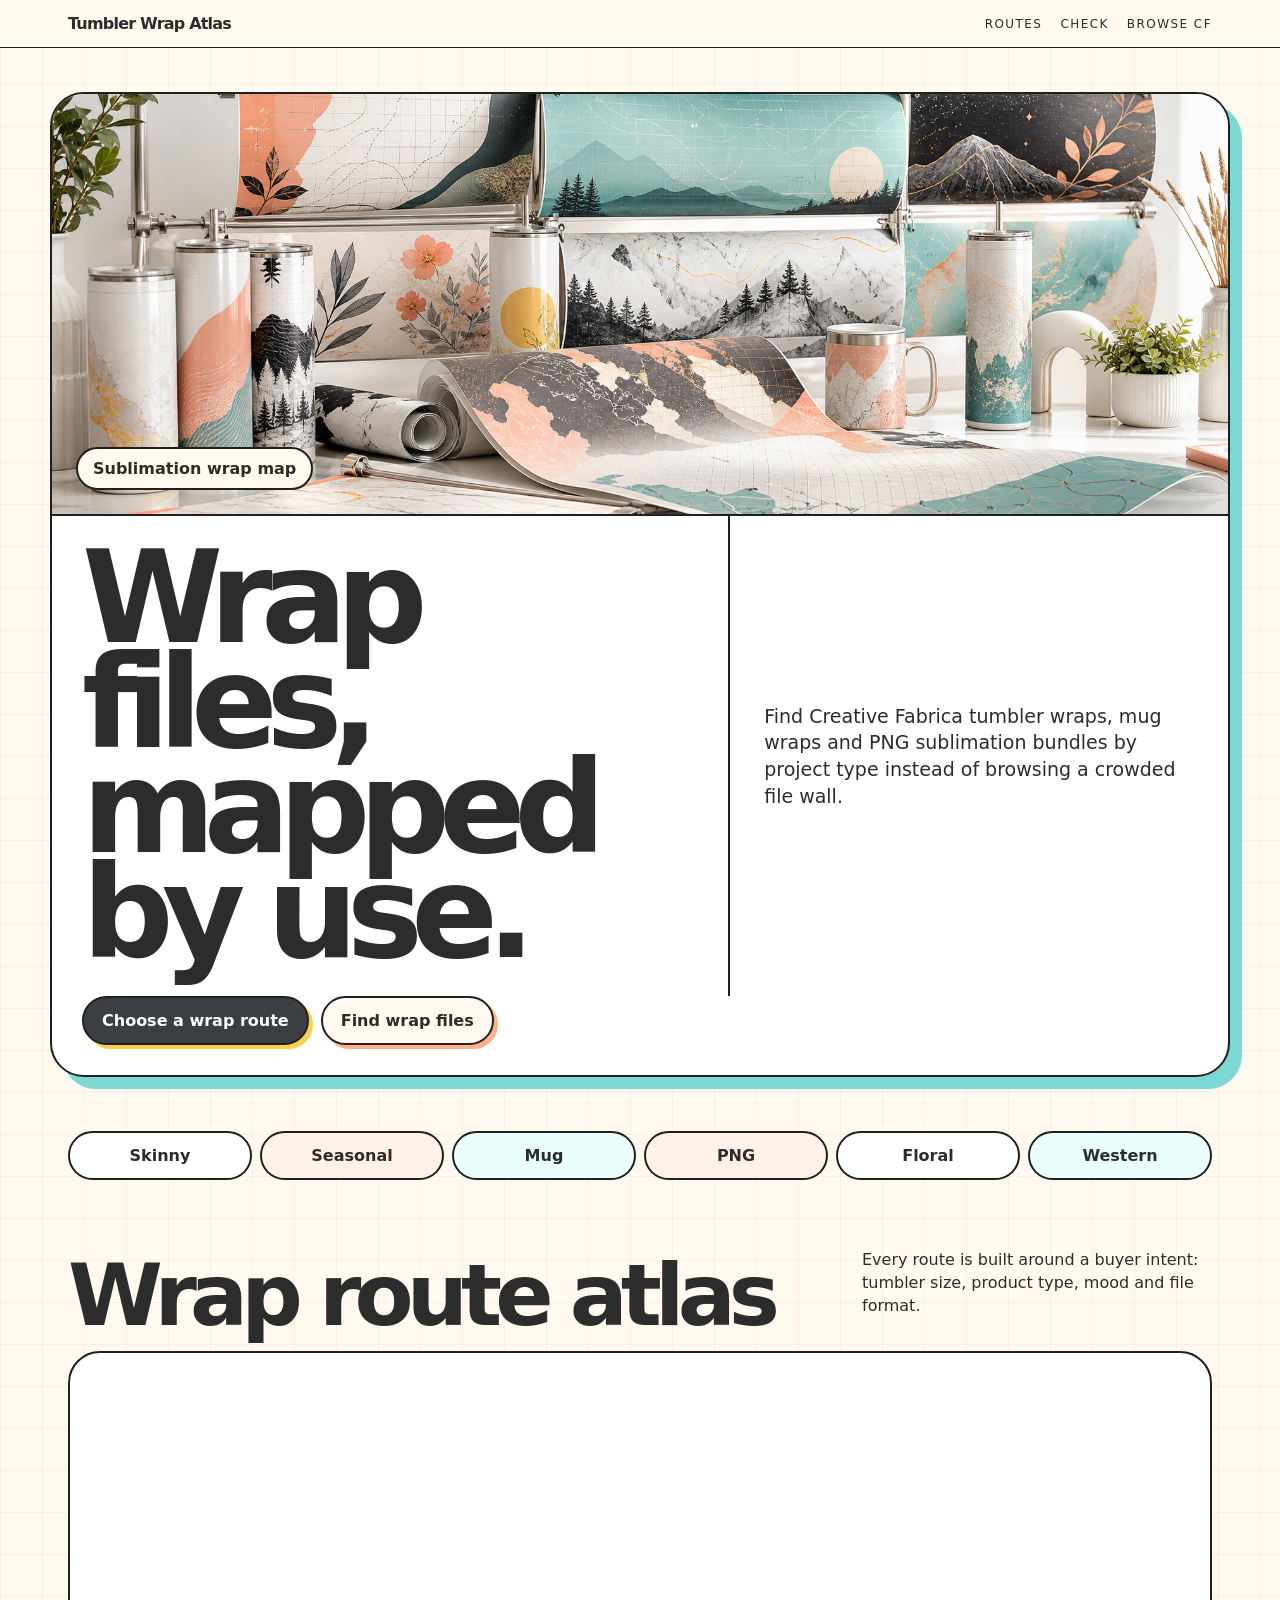
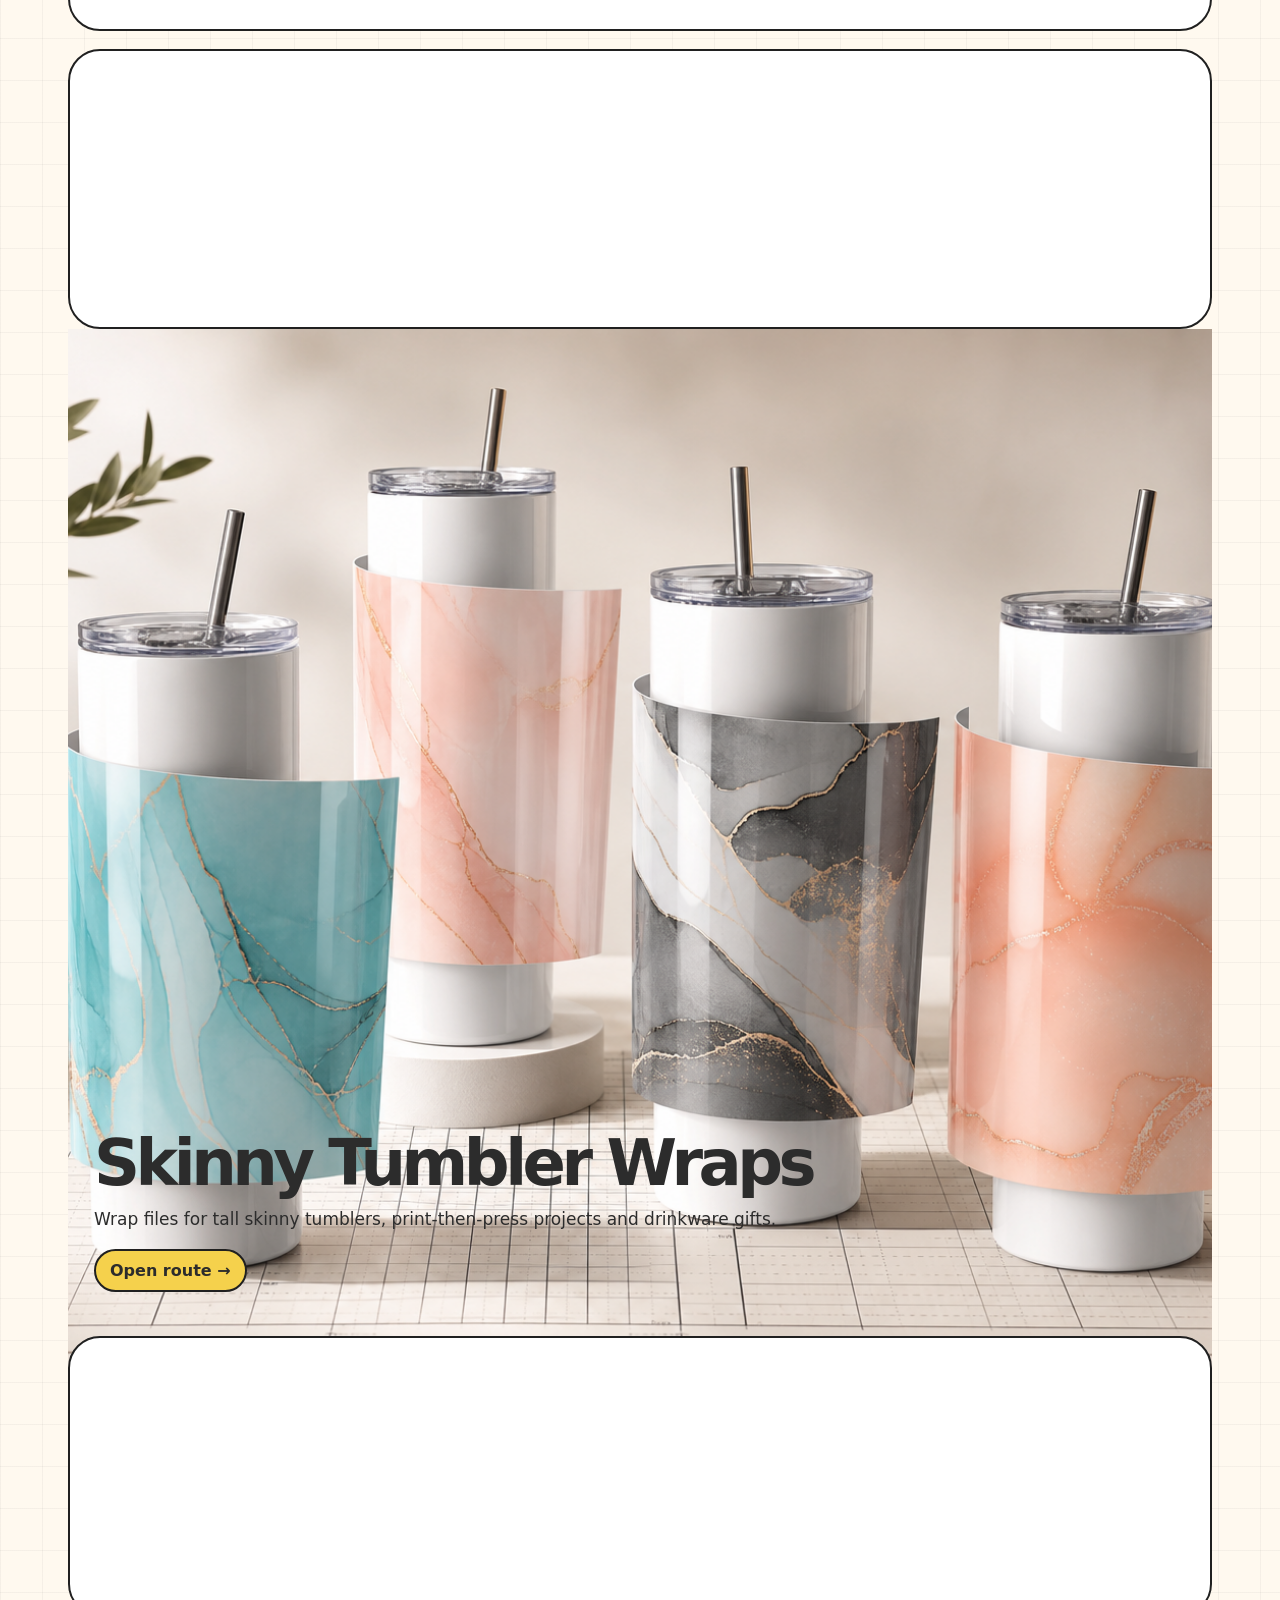
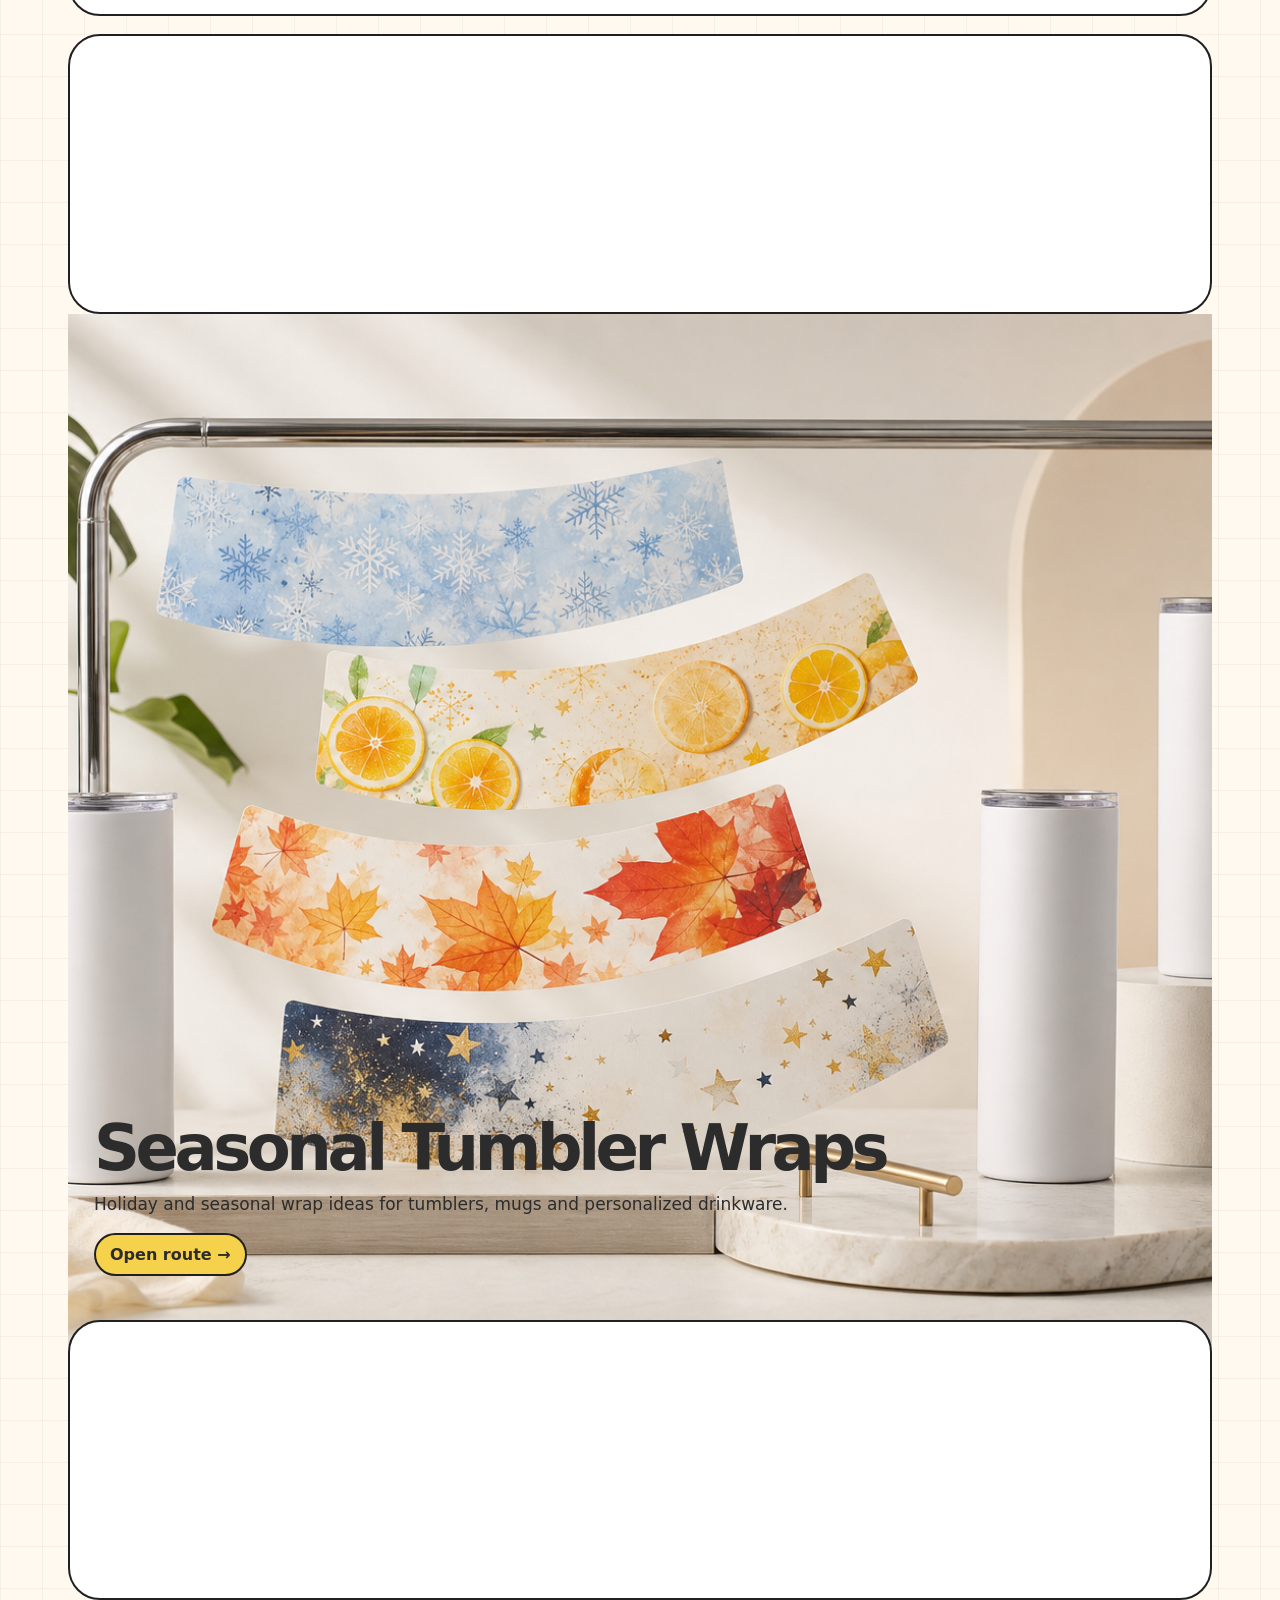
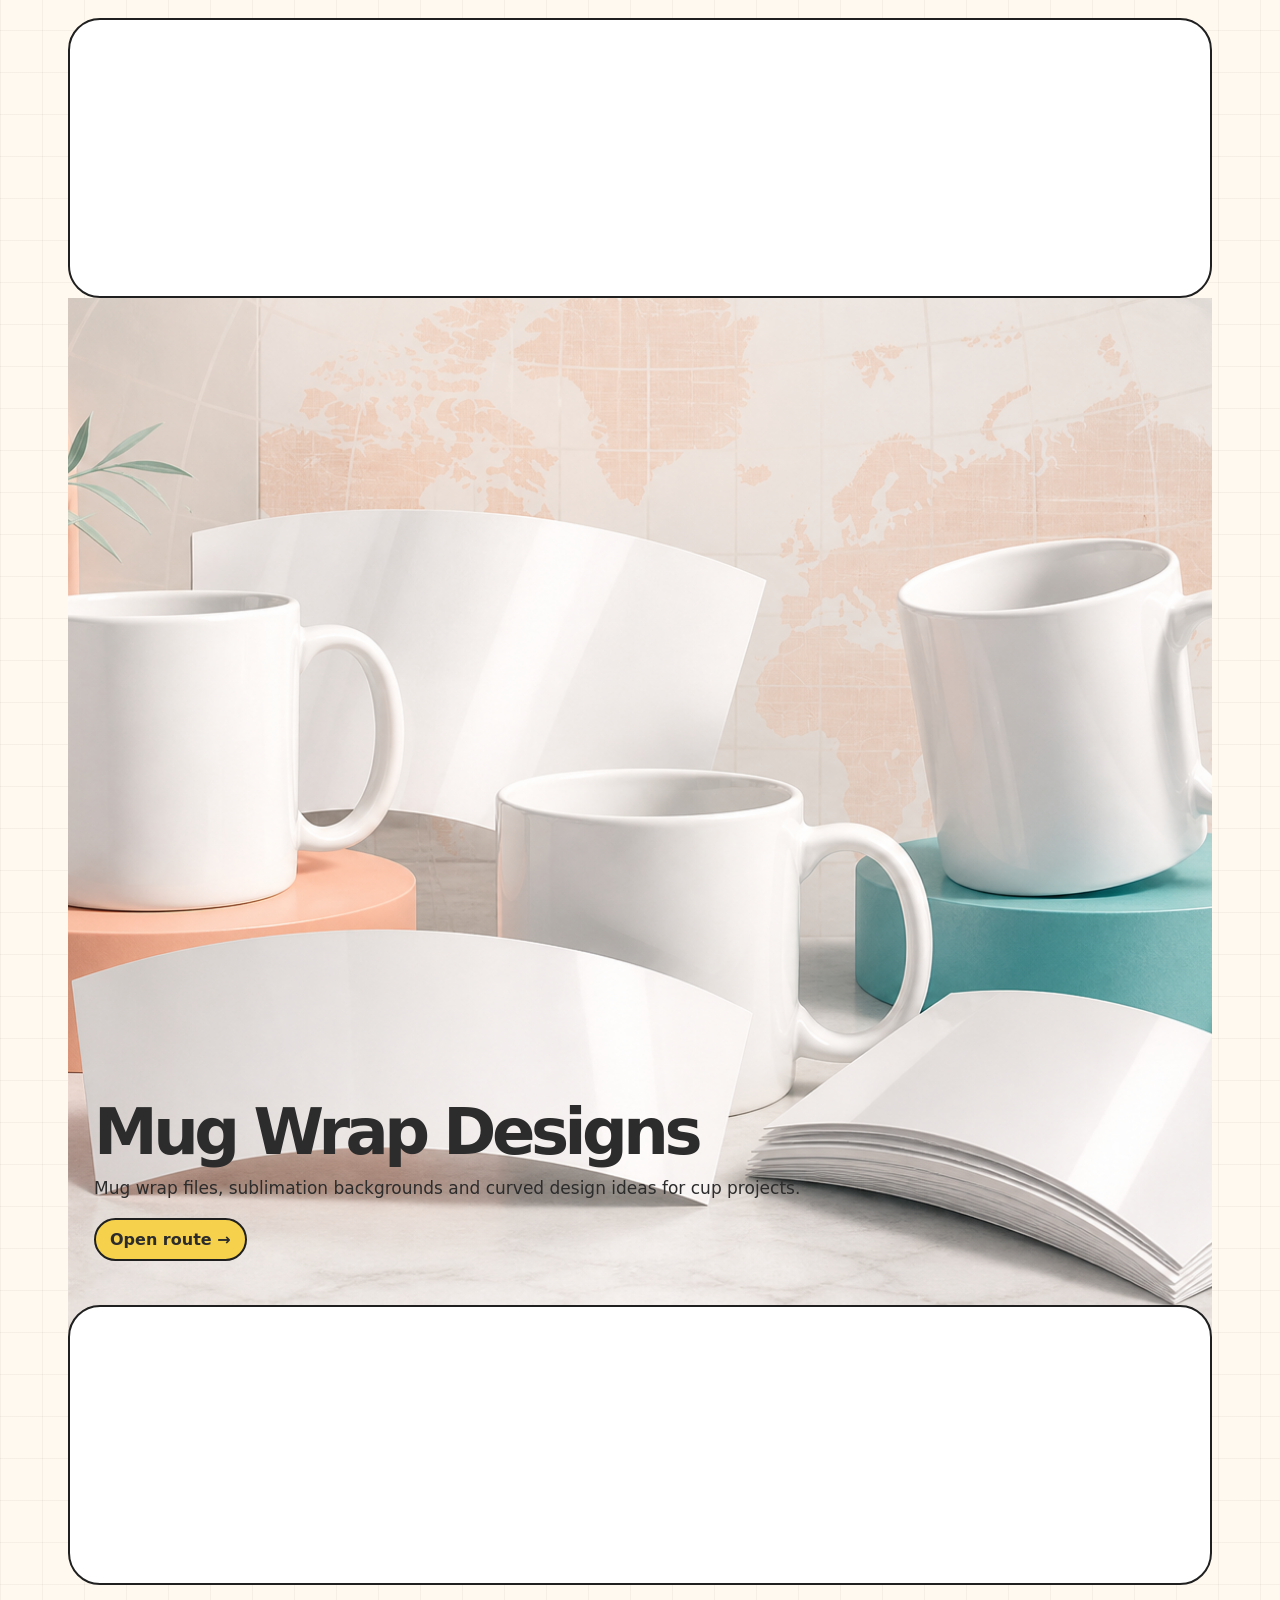
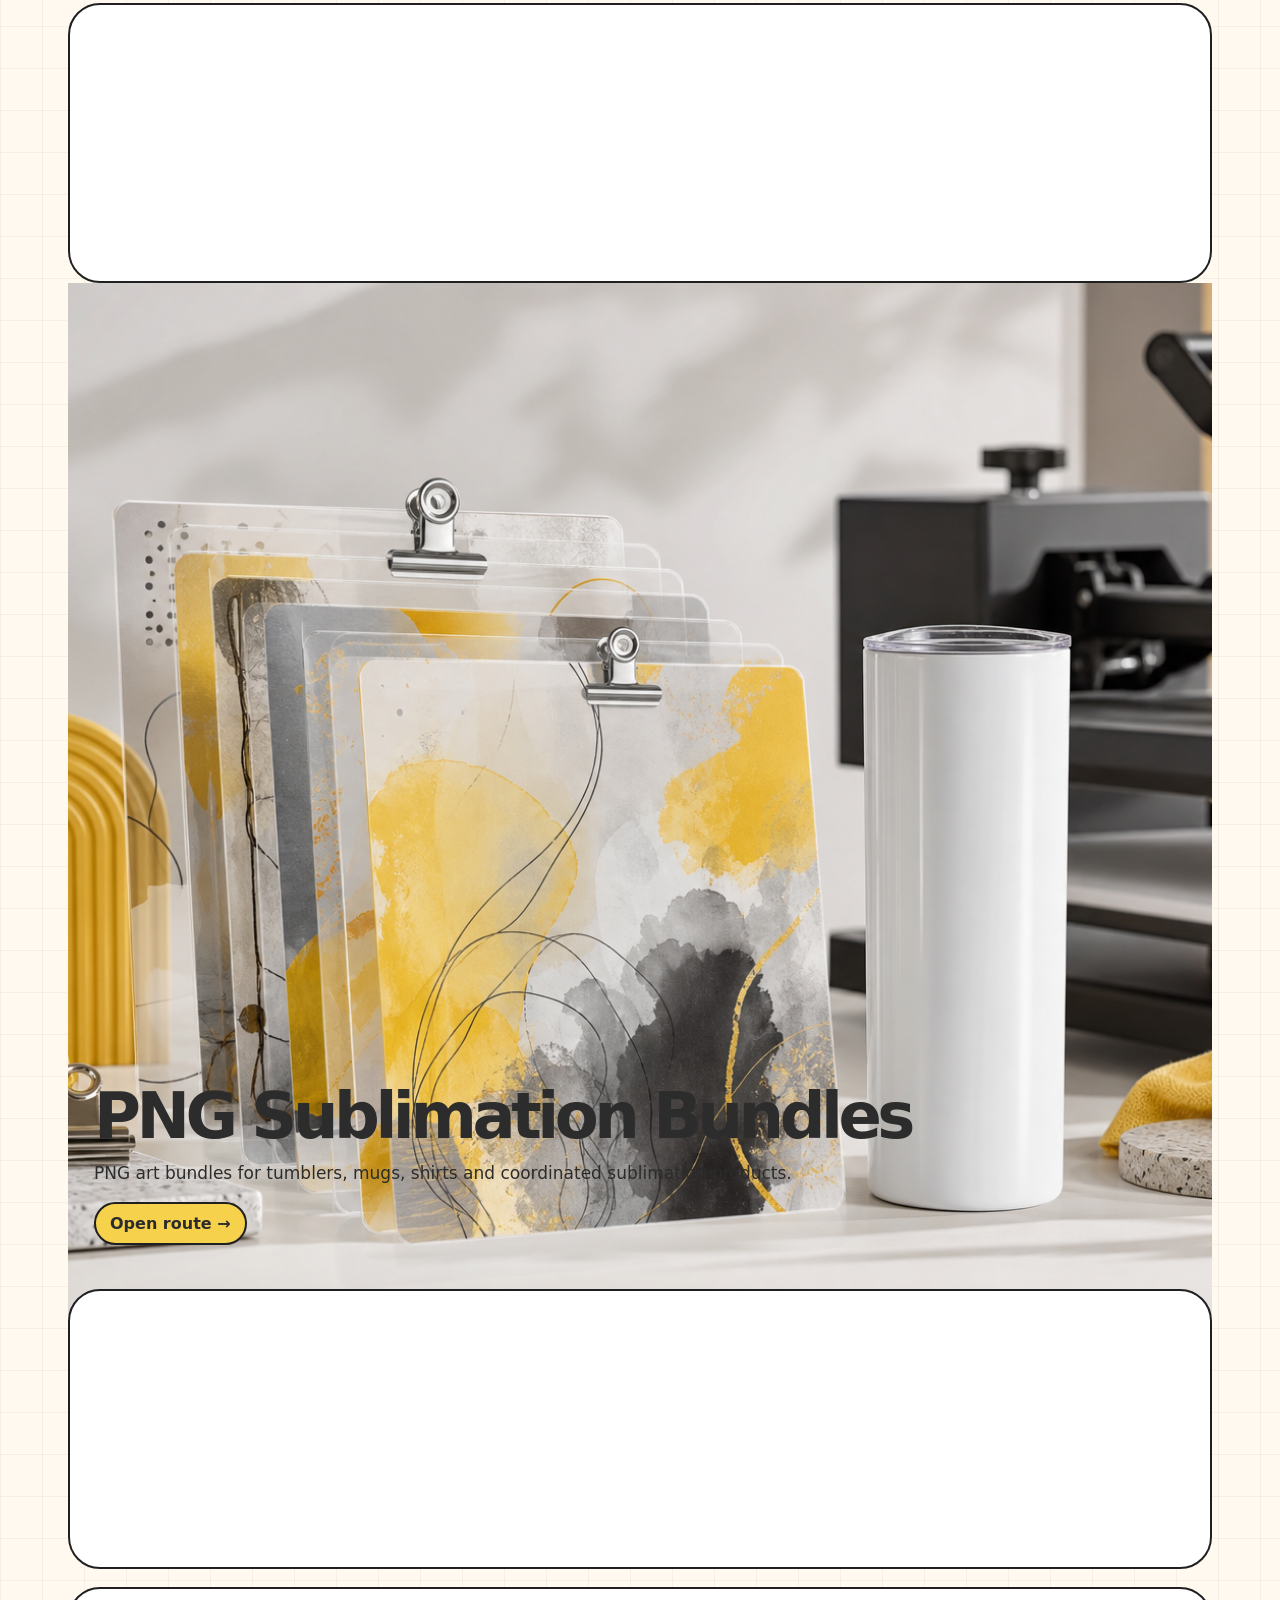
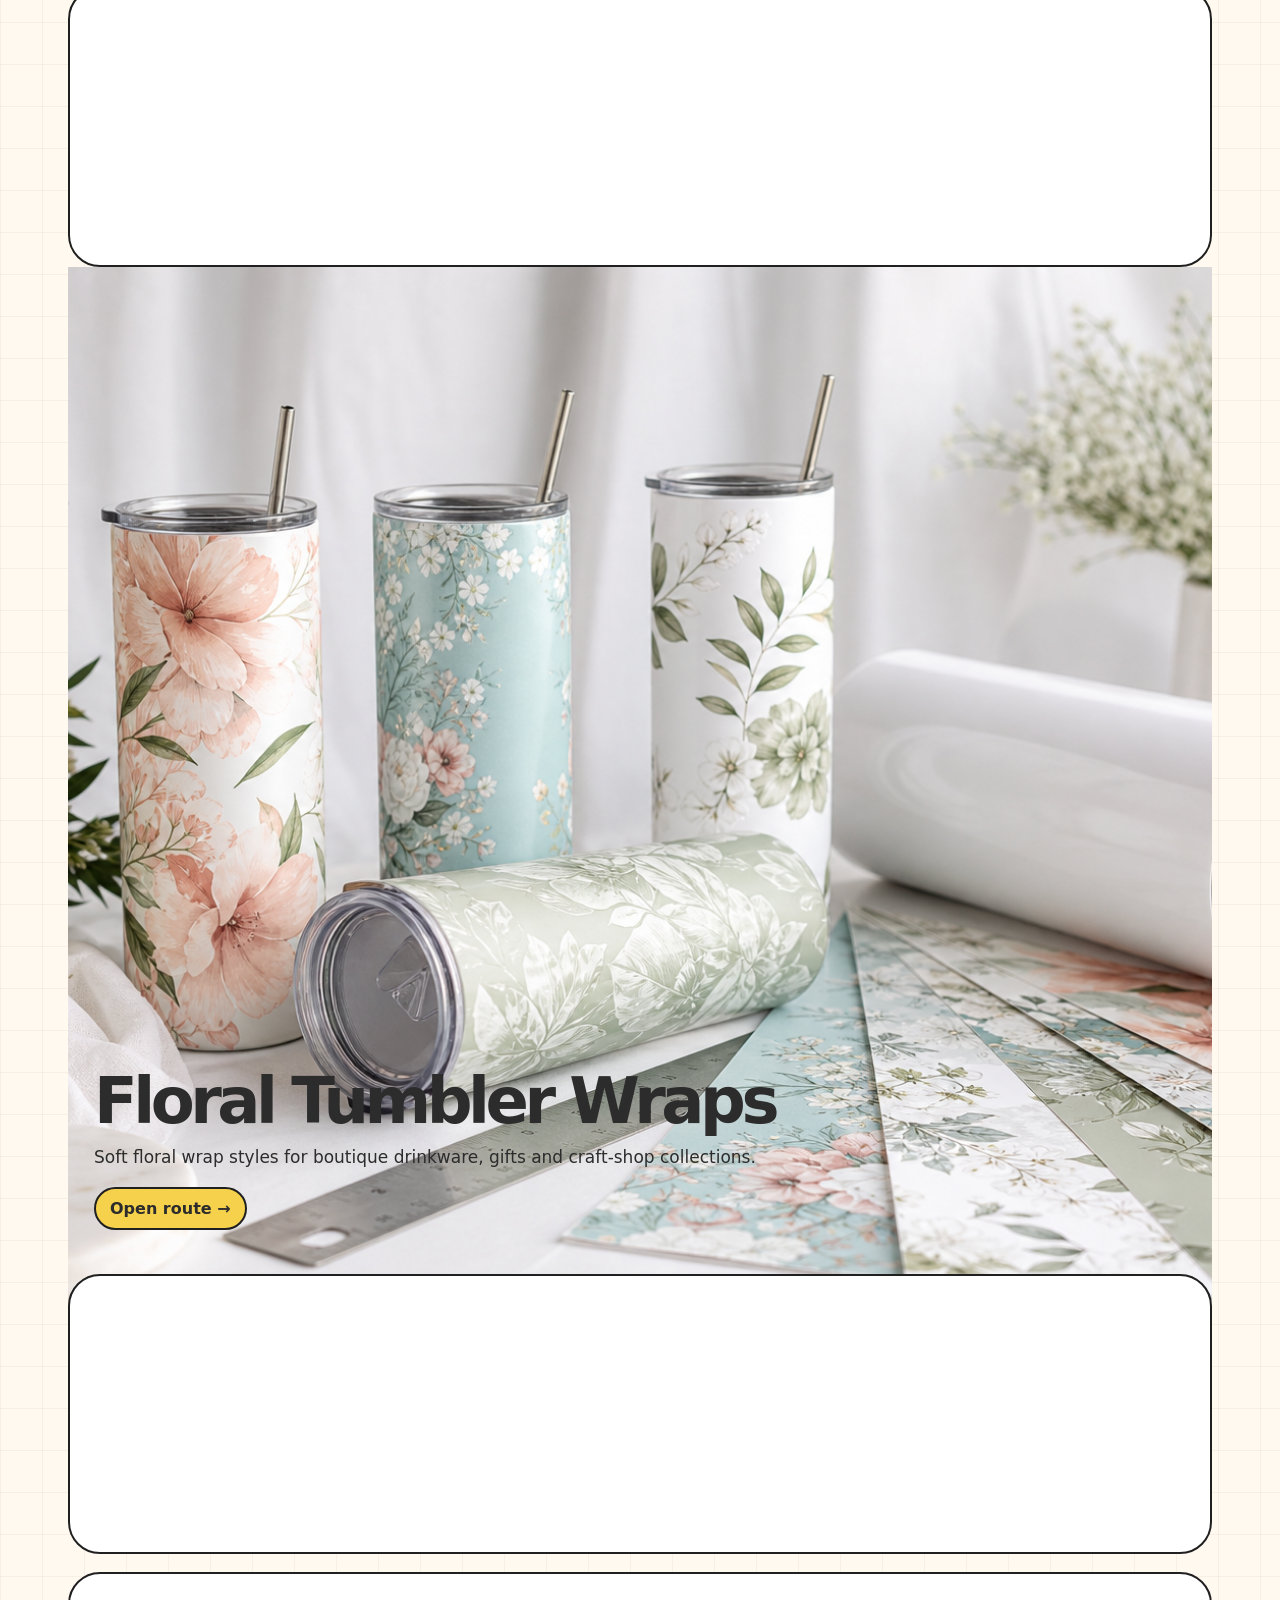
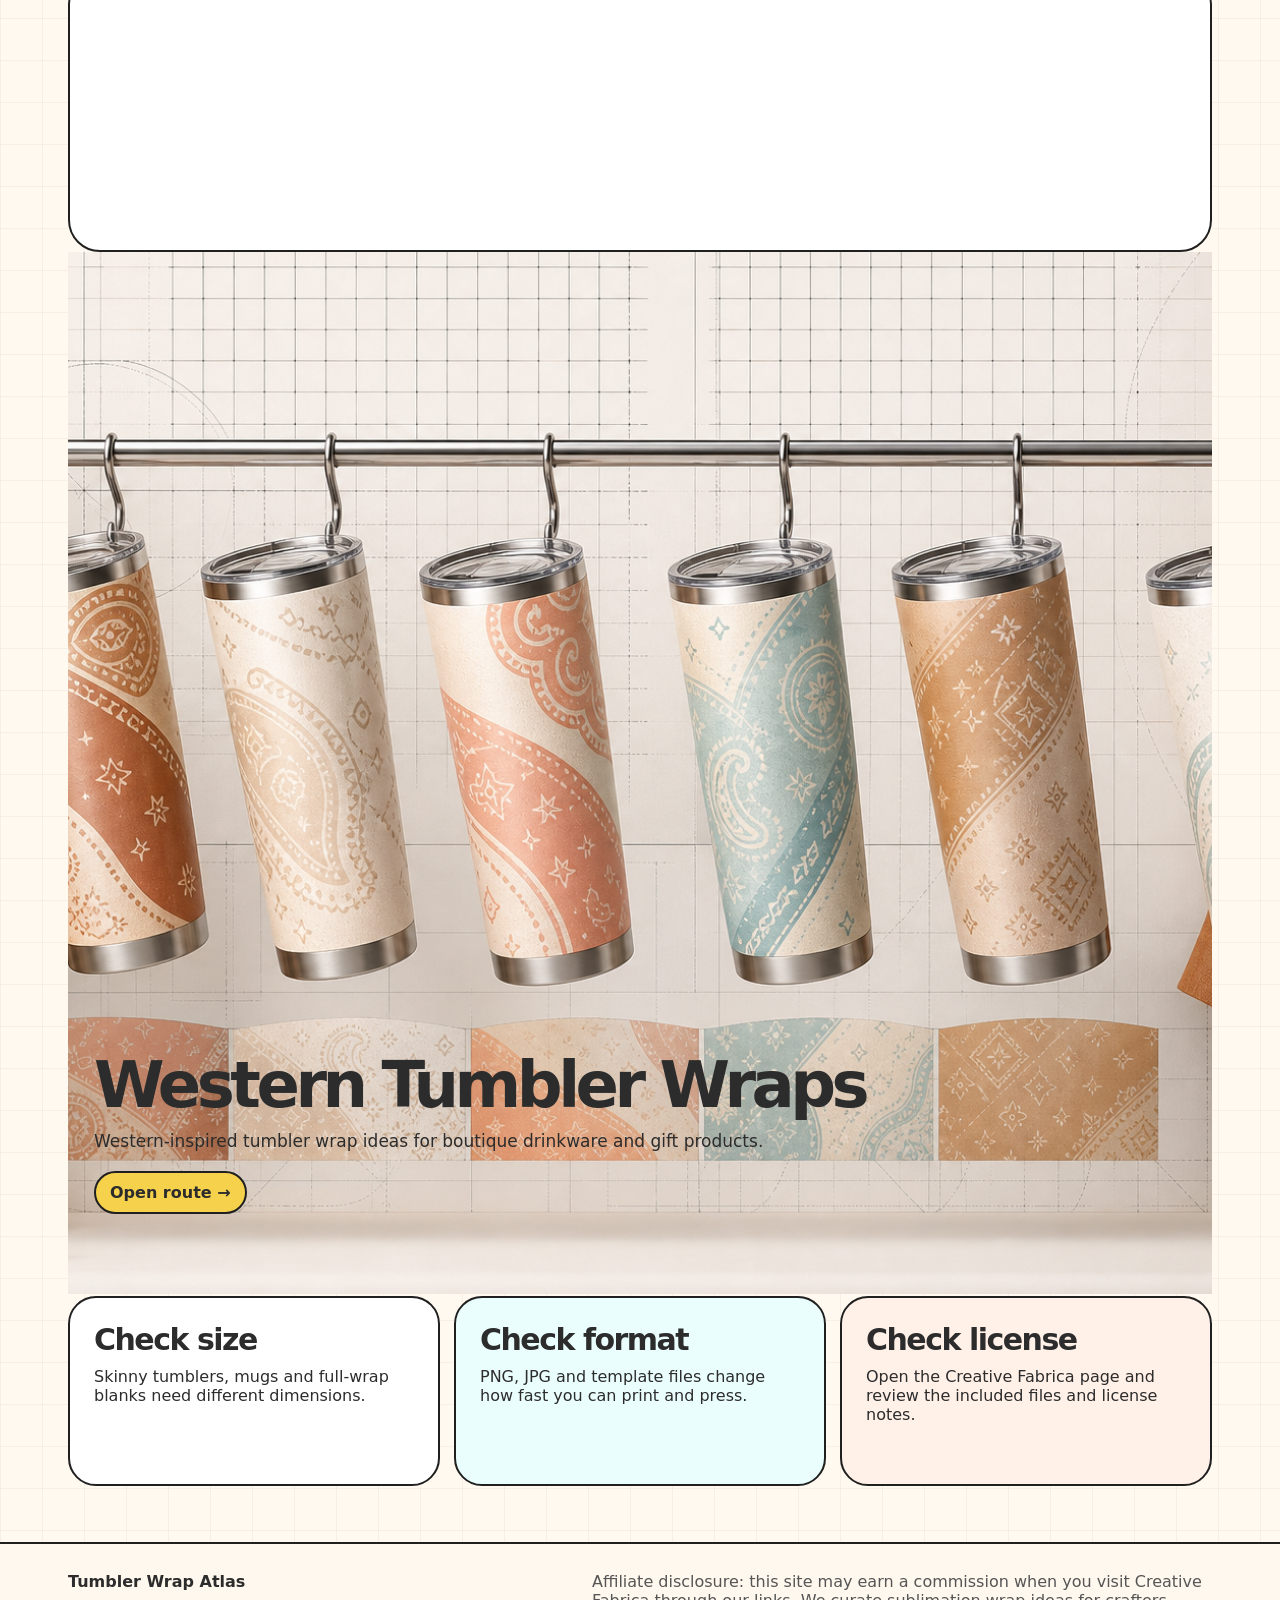
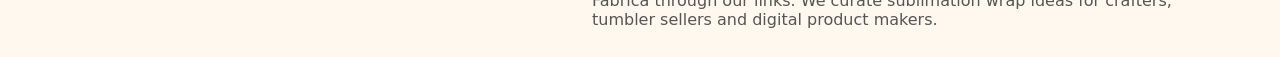
<file: index.html>
<!doctype html><html lang="en"><head><meta charset="utf-8"><meta name="viewport" content="width=device-width, initial-scale=1"><title>Tumbler Wrap Atlas | Sublimation tumbler wrap file finds</title><meta name="description" content="A lightweight Creative Fabrica guide for sublimation tumbler wraps, mug wrap designs, PNG bundles and seasonal drinkware files."><link rel="canonical" href="https://olegmat74.github.io/tumbler-wrap-atlas/"><link rel="stylesheet" href="assets/style.css"></head><body><header class="top"><div class="bar"><a class="brand" href="./">Tumbler Wrap Atlas</a><nav class="nav"><a href="./#routes">Routes</a><a href="./#specs">Check</a><a href="https://www.creativefabrica.com/search/ref/11046077/?query=sublimation%20tumbler%20wraps" rel="sponsored nofollow noopener" target="_blank">Browse CF</a></nav></div></header><main><section class="hero"><div class="atlas"><div class="heroImg"><a class="image-link" href="https://www.creativefabrica.com/search/ref/11046077/?query=sublimation%20tumbler%20wraps"><img src="assets/images/hero_tumbler-wrap-atlas.png" alt="Tumbler wrap studio"></a><span class="badge">Sublimation wrap map</span></div><div class="heroText"><h1>Wrap files, mapped by use.</h1><p>Find Creative Fabrica tumbler wraps, mug wraps and PNG sublimation bundles by project type instead of browsing a crowded file wall.</p></div><div class="cta"><a class="btn" href="#routes">Choose a wrap route</a><a class="btn alt" href="https://www.creativefabrica.com/search/ref/11046077/?query=sublimation%20tumbler%20wraps" rel="sponsored nofollow noopener" target="_blank">Find wrap files</a></div></div></section><nav class="routebar"><a href="skinny-tumbler-wraps/">Skinny</a><a href="seasonal-tumbler-wraps/">Seasonal</a><a href="mug-wrap-designs/">Mug</a><a href="png-sublimation-bundles/">PNG</a><a href="floral-tumbler-wraps/">Floral</a><a href="western-tumbler-wraps/">Western</a></nav><section class="spool" id="routes"><div class="spoolHead"><h2>Wrap route atlas</h2><p>Every route is built around a buyer intent: tumbler size, product type, mood and file format.</p></div><div class="strips"><a class="strip" href="skinny-tumbler-wraps/"><div class="visual"><a class="image-link" href="https://www.creativefabrica.com/search/ref/11046077/?query=sublimation%20tumbler%20wraps"><img src="assets/images/skinny_tumbler-wrap-atlas.png" alt="Skinny Tumbler Wraps"></a></div><div class="copy"><div><h3>Skinny Tumbler Wraps</h3><p>Wrap files for tall skinny tumblers, print-then-press projects and drinkware gifts.</p></div><span class="stamp">Open route →</span></div></a><a class="strip" href="seasonal-tumbler-wraps/"><div class="visual"><a class="image-link" href="https://www.creativefabrica.com/search/ref/11046077/?query=sublimation%20tumbler%20wraps"><img src="assets/images/seasonal_tumbler-wrap-atlas.png" alt="Seasonal Tumbler Wraps"></a></div><div class="copy"><div><h3>Seasonal Tumbler Wraps</h3><p>Holiday and seasonal wrap ideas for tumblers, mugs and personalized drinkware.</p></div><span class="stamp">Open route →</span></div></a><a class="strip" href="mug-wrap-designs/"><div class="visual"><a class="image-link" href="https://www.creativefabrica.com/search/ref/11046077/?query=sublimation%20tumbler%20wraps"><img src="assets/images/mug_tumbler-wrap-atlas.png" alt="Mug Wrap Designs"></a></div><div class="copy"><div><h3>Mug Wrap Designs</h3><p>Mug wrap files, sublimation backgrounds and curved design ideas for cup projects.</p></div><span class="stamp">Open route →</span></div></a><a class="strip" href="png-sublimation-bundles/"><div class="visual"><a class="image-link" href="https://www.creativefabrica.com/search/ref/11046077/?query=sublimation%20tumbler%20wraps"><img src="assets/images/png_tumbler-wrap-atlas.png" alt="PNG Sublimation Bundles"></a></div><div class="copy"><div><h3>PNG Sublimation Bundles</h3><p>PNG art bundles for tumblers, mugs, shirts and coordinated sublimation products.</p></div><span class="stamp">Open route →</span></div></a><a class="strip" href="floral-tumbler-wraps/"><div class="visual"><a class="image-link" href="https://www.creativefabrica.com/search/ref/11046077/?query=sublimation%20tumbler%20wraps"><img src="assets/images/floral_tumbler-wrap-atlas.png" alt="Floral Tumbler Wraps"></a></div><div class="copy"><div><h3>Floral Tumbler Wraps</h3><p>Soft floral wrap styles for boutique drinkware, gifts and craft-shop collections.</p></div><span class="stamp">Open route →</span></div></a><a class="strip" href="western-tumbler-wraps/"><div class="visual"><a class="image-link" href="https://www.creativefabrica.com/search/ref/11046077/?query=sublimation%20tumbler%20wraps"><img src="assets/images/western_tumbler-wrap-atlas.png" alt="Western Tumbler Wraps"></a></div><div class="copy"><div><h3>Western Tumbler Wraps</h3><p>Western-inspired tumbler wrap ideas for boutique drinkware and gift products.</p></div><span class="stamp">Open route →</span></div></a></div></section><section class="specs" id="specs"><div class="spec"><b>Check size</b>Skinny tumblers, mugs and full-wrap blanks need different dimensions.</div><div class="spec"><b>Check format</b>PNG, JPG and template files change how fast you can print and press.</div><div class="spec"><b>Check license</b>Open the Creative Fabrica page and review the included files and license notes.</div></section>
</main><footer><div class="foot"><b>Tumbler Wrap Atlas</b><div class="disc">Affiliate disclosure: this site may earn a commission when you visit Creative Fabrica through our links. We curate sublimation wrap ideas for crafters, tumbler sellers and digital product makers.</div></div></footer></body></html>
</file>
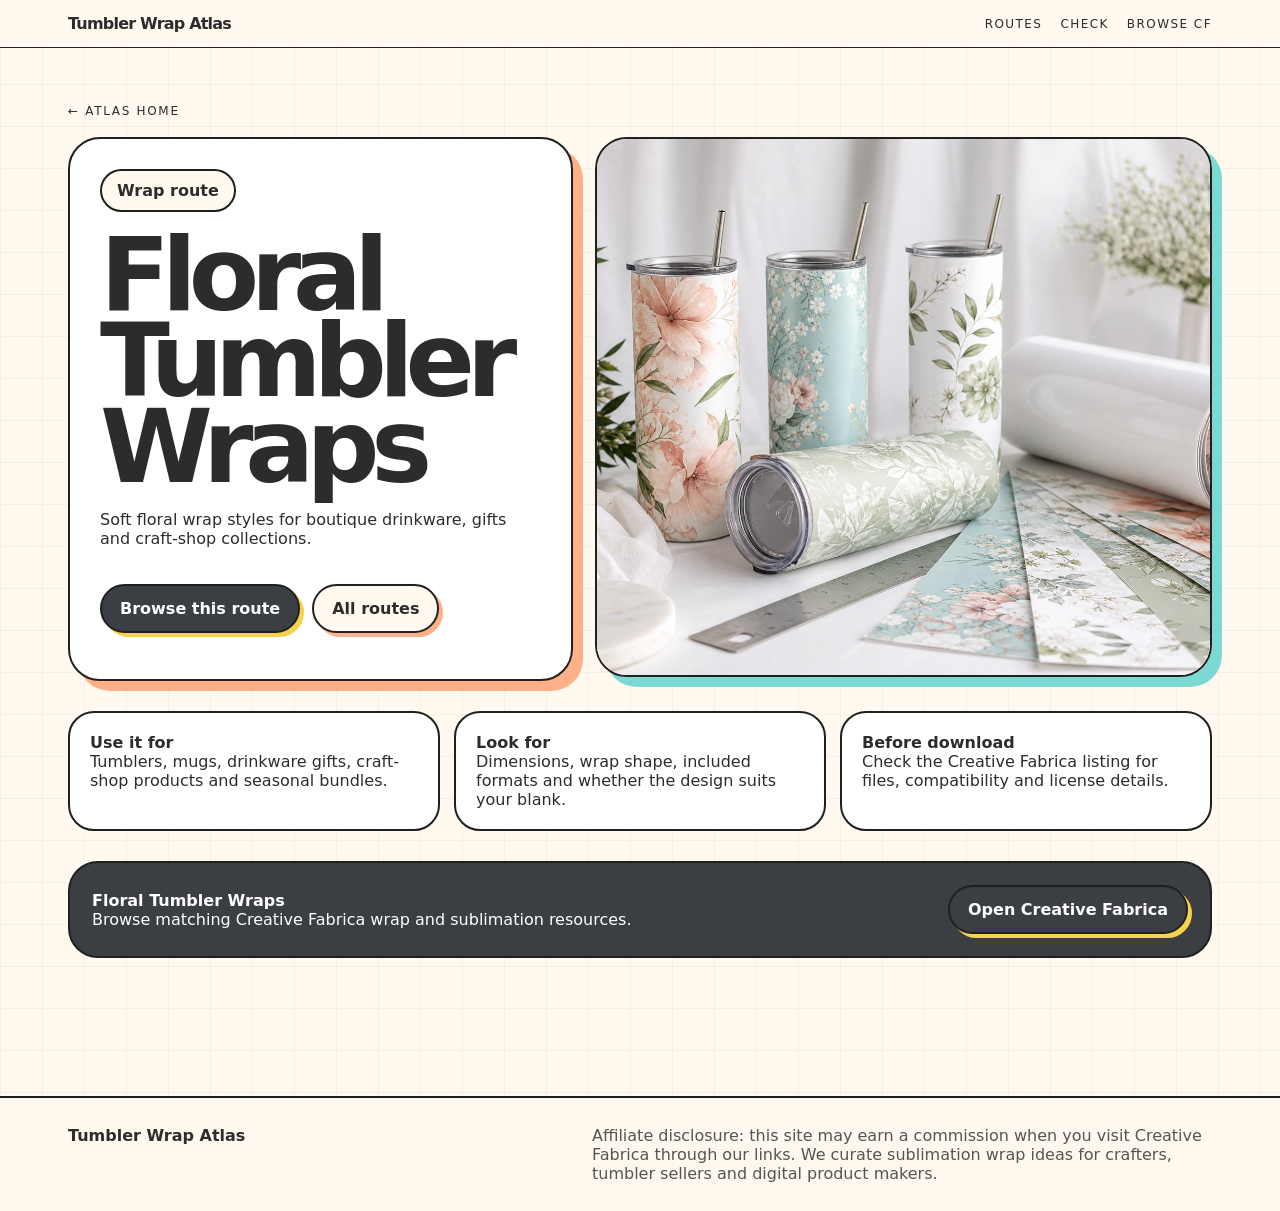
<file: floral-tumbler-wraps/index.html>
<!doctype html><html lang="en"><head><meta charset="utf-8"><meta name="viewport" content="width=device-width, initial-scale=1"><title>Floral Tumbler Wraps | Tumbler Wrap Atlas</title><meta name="description" content="Floral Tumbler Wraps -- curated printable ideas, selection tips, and Creative Fabrica inspiration links for makers."><link rel="canonical" href="https://olegmat74.github.io/tumbler-wrap-atlas/floral-tumbler-wraps/"><link rel="stylesheet" href="../assets/style.css"></head><body><header class="top"><div class="bar"><a class="brand" href="./">Tumbler Wrap Atlas</a><nav class="nav"><a href="./#routes">Routes</a><a href="./#specs">Check</a><a href="https://www.creativefabrica.com/search/ref/11046077/?query=sublimation%20tumbler%20wraps" rel="sponsored nofollow noopener" target="_blank">Browse CF</a></nav></div></header><main class="page"><a class="crumb" href="../">← Atlas home</a><section class="pageHero"><div class="panel"><span class="badge" style="position:static;display:inline-flex">Wrap route</span><h1>Floral Tumbler Wraps</h1><p>Soft floral wrap styles for boutique drinkware, gifts and craft-shop collections.</p><div class="cta" style="padding:20px 0 0"><a class="btn" href="https://www.creativefabrica.com/search/ref/11046077/?query=floral%20tumbler%20wraps" rel="sponsored nofollow noopener" target="_blank">Browse this route</a><a class="btn alt" href="../#routes">All routes</a></div></div><a class="image-link" href="https://www.creativefabrica.com/search/ref/11046077/?query=sublimation%20tumbler%20wraps"><img src="../assets/images/floral_tumbler-wrap-atlas.png" alt="Floral Tumbler Wraps display"></a></section><section class="checks"><div class="check"><b>Use it for</b><br>Tumblers, mugs, drinkware gifts, craft-shop products and seasonal bundles.</div><div class="check"><b>Look for</b><br>Dimensions, wrap shape, included formats and whether the design suits your blank.</div><div class="check"><b>Before download</b><br>Check the Creative Fabrica listing for files, compatibility and license details.</div></section><section class="shop"><div><b>Floral Tumbler Wraps</b><br>Browse matching Creative Fabrica wrap and sublimation resources.</div><a class="btn" href="https://www.creativefabrica.com/search/ref/11046077/?query=floral%20tumbler%20wraps" rel="sponsored nofollow noopener" target="_blank">Open Creative Fabrica</a></section>
</main><footer><div class="foot"><b>Tumbler Wrap Atlas</b><div class="disc">Affiliate disclosure: this site may earn a commission when you visit Creative Fabrica through our links. We curate sublimation wrap ideas for crafters, tumbler sellers and digital product makers.</div></div></footer></body></html>
</file>
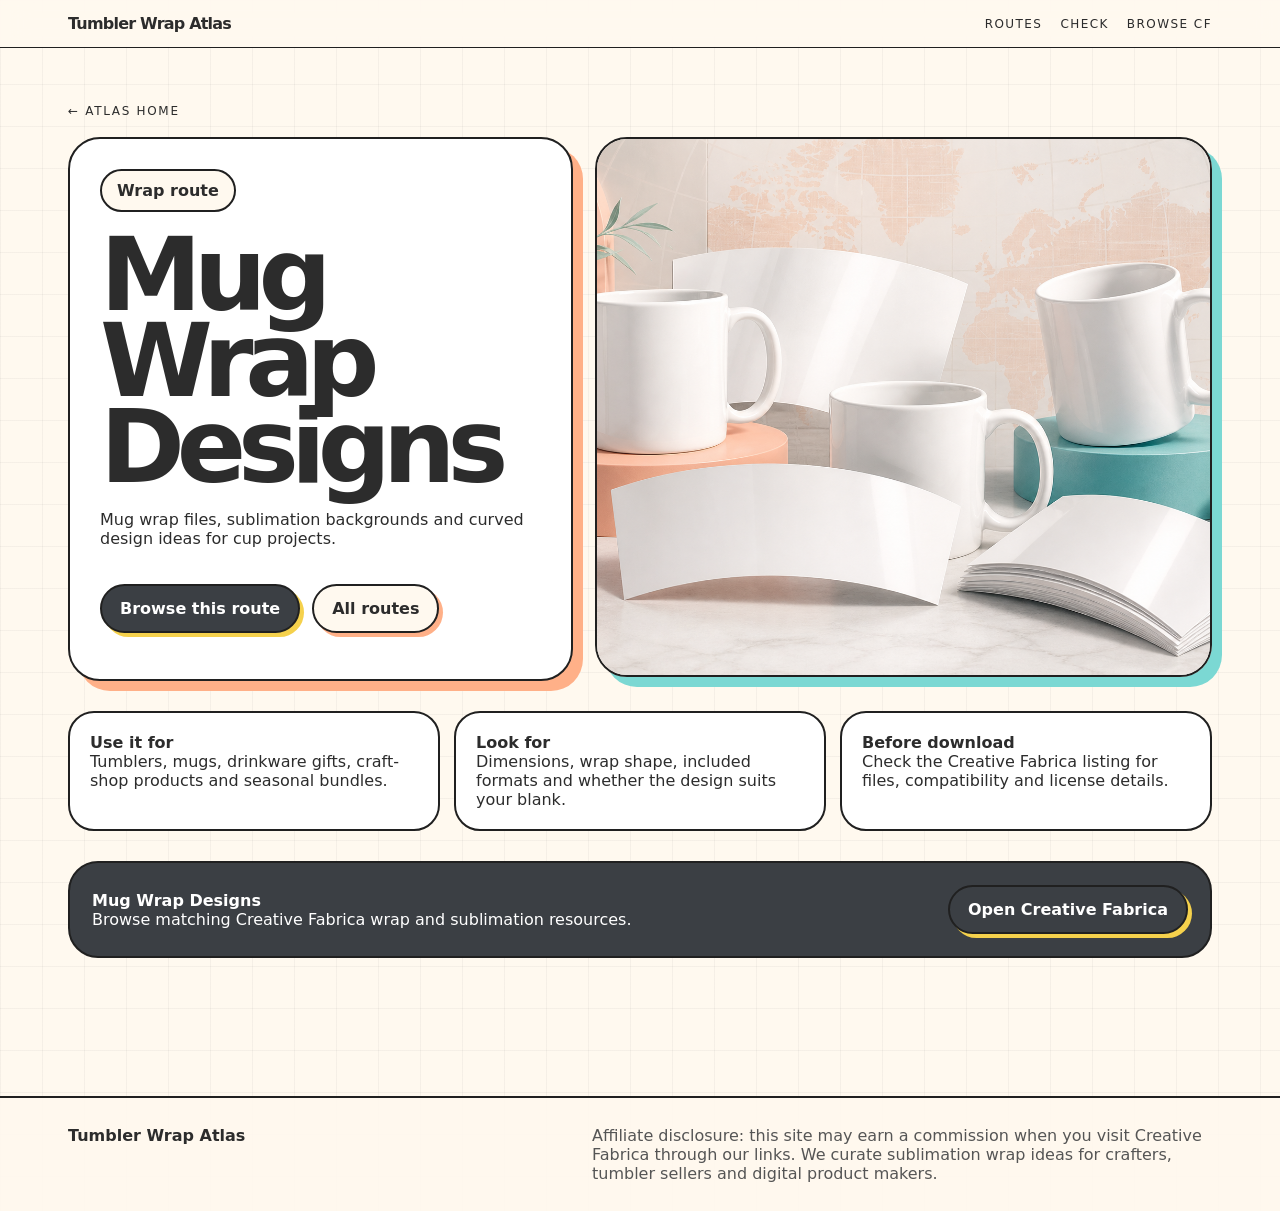
<file: mug-wrap-designs/index.html>
<!doctype html><html lang="en"><head><meta charset="utf-8"><meta name="viewport" content="width=device-width, initial-scale=1"><title>Mug Wrap Designs | Tumbler Wrap Atlas</title><meta name="description" content="Mug Wrap Designs -- curated printable ideas, selection tips, and Creative Fabrica inspiration links for makers."><link rel="canonical" href="https://olegmat74.github.io/tumbler-wrap-atlas/mug-wrap-designs/"><link rel="stylesheet" href="../assets/style.css"></head><body><header class="top"><div class="bar"><a class="brand" href="./">Tumbler Wrap Atlas</a><nav class="nav"><a href="./#routes">Routes</a><a href="./#specs">Check</a><a href="https://www.creativefabrica.com/search/ref/11046077/?query=sublimation%20tumbler%20wraps" rel="sponsored nofollow noopener" target="_blank">Browse CF</a></nav></div></header><main class="page"><a class="crumb" href="../">← Atlas home</a><section class="pageHero"><div class="panel"><span class="badge" style="position:static;display:inline-flex">Wrap route</span><h1>Mug Wrap Designs</h1><p>Mug wrap files, sublimation backgrounds and curved design ideas for cup projects.</p><div class="cta" style="padding:20px 0 0"><a class="btn" href="https://www.creativefabrica.com/search/ref/11046077/?query=mug%20wrap%20sublimation" rel="sponsored nofollow noopener" target="_blank">Browse this route</a><a class="btn alt" href="../#routes">All routes</a></div></div><a class="image-link" href="https://www.creativefabrica.com/search/ref/11046077/?query=sublimation%20tumbler%20wraps"><img src="../assets/images/mug_tumbler-wrap-atlas.png" alt="Mug Wrap Designs display"></a></section><section class="checks"><div class="check"><b>Use it for</b><br>Tumblers, mugs, drinkware gifts, craft-shop products and seasonal bundles.</div><div class="check"><b>Look for</b><br>Dimensions, wrap shape, included formats and whether the design suits your blank.</div><div class="check"><b>Before download</b><br>Check the Creative Fabrica listing for files, compatibility and license details.</div></section><section class="shop"><div><b>Mug Wrap Designs</b><br>Browse matching Creative Fabrica wrap and sublimation resources.</div><a class="btn" href="https://www.creativefabrica.com/search/ref/11046077/?query=mug%20wrap%20sublimation" rel="sponsored nofollow noopener" target="_blank">Open Creative Fabrica</a></section>
</main><footer><div class="foot"><b>Tumbler Wrap Atlas</b><div class="disc">Affiliate disclosure: this site may earn a commission when you visit Creative Fabrica through our links. We curate sublimation wrap ideas for crafters, tumbler sellers and digital product makers.</div></div></footer></body></html>
</file>
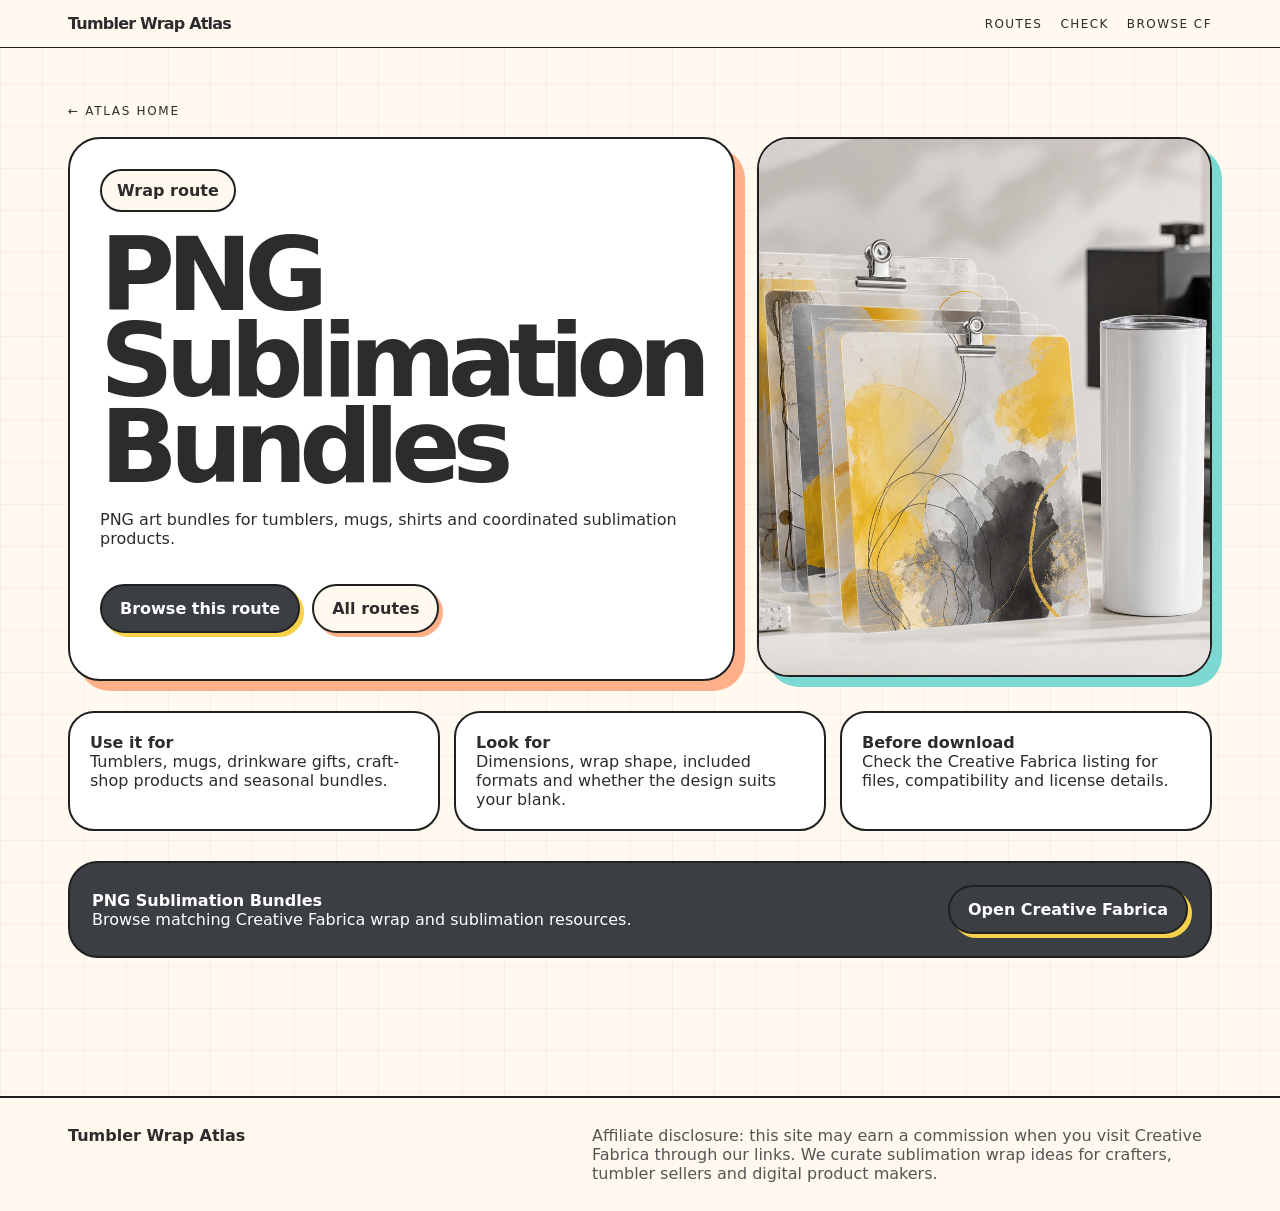
<file: png-sublimation-bundles/index.html>
<!doctype html><html lang="en"><head><meta charset="utf-8"><meta name="viewport" content="width=device-width, initial-scale=1"><title>PNG Sublimation Bundles | Tumbler Wrap Atlas</title><meta name="description" content="PNG Sublimation Bundles -- curated printable ideas, selection tips, and Creative Fabrica inspiration links for makers."><link rel="canonical" href="https://olegmat74.github.io/tumbler-wrap-atlas/png-sublimation-bundles/"><link rel="stylesheet" href="../assets/style.css"></head><body><header class="top"><div class="bar"><a class="brand" href="./">Tumbler Wrap Atlas</a><nav class="nav"><a href="./#routes">Routes</a><a href="./#specs">Check</a><a href="https://www.creativefabrica.com/search/ref/11046077/?query=sublimation%20tumbler%20wraps" rel="sponsored nofollow noopener" target="_blank">Browse CF</a></nav></div></header><main class="page"><a class="crumb" href="../">← Atlas home</a><section class="pageHero"><div class="panel"><span class="badge" style="position:static;display:inline-flex">Wrap route</span><h1>PNG Sublimation Bundles</h1><p>PNG art bundles for tumblers, mugs, shirts and coordinated sublimation products.</p><div class="cta" style="padding:20px 0 0"><a class="btn" href="https://www.creativefabrica.com/search/ref/11046077/?query=png%20sublimation%20bundles" rel="sponsored nofollow noopener" target="_blank">Browse this route</a><a class="btn alt" href="../#routes">All routes</a></div></div><a class="image-link" href="https://www.creativefabrica.com/search/ref/11046077/?query=sublimation%20tumbler%20wraps"><img src="../assets/images/png_tumbler-wrap-atlas.png" alt="PNG Sublimation Bundles display"></a></section><section class="checks"><div class="check"><b>Use it for</b><br>Tumblers, mugs, drinkware gifts, craft-shop products and seasonal bundles.</div><div class="check"><b>Look for</b><br>Dimensions, wrap shape, included formats and whether the design suits your blank.</div><div class="check"><b>Before download</b><br>Check the Creative Fabrica listing for files, compatibility and license details.</div></section><section class="shop"><div><b>PNG Sublimation Bundles</b><br>Browse matching Creative Fabrica wrap and sublimation resources.</div><a class="btn" href="https://www.creativefabrica.com/search/ref/11046077/?query=png%20sublimation%20bundles" rel="sponsored nofollow noopener" target="_blank">Open Creative Fabrica</a></section>
</main><footer><div class="foot"><b>Tumbler Wrap Atlas</b><div class="disc">Affiliate disclosure: this site may earn a commission when you visit Creative Fabrica through our links. We curate sublimation wrap ideas for crafters, tumbler sellers and digital product makers.</div></div></footer></body></html>
</file>
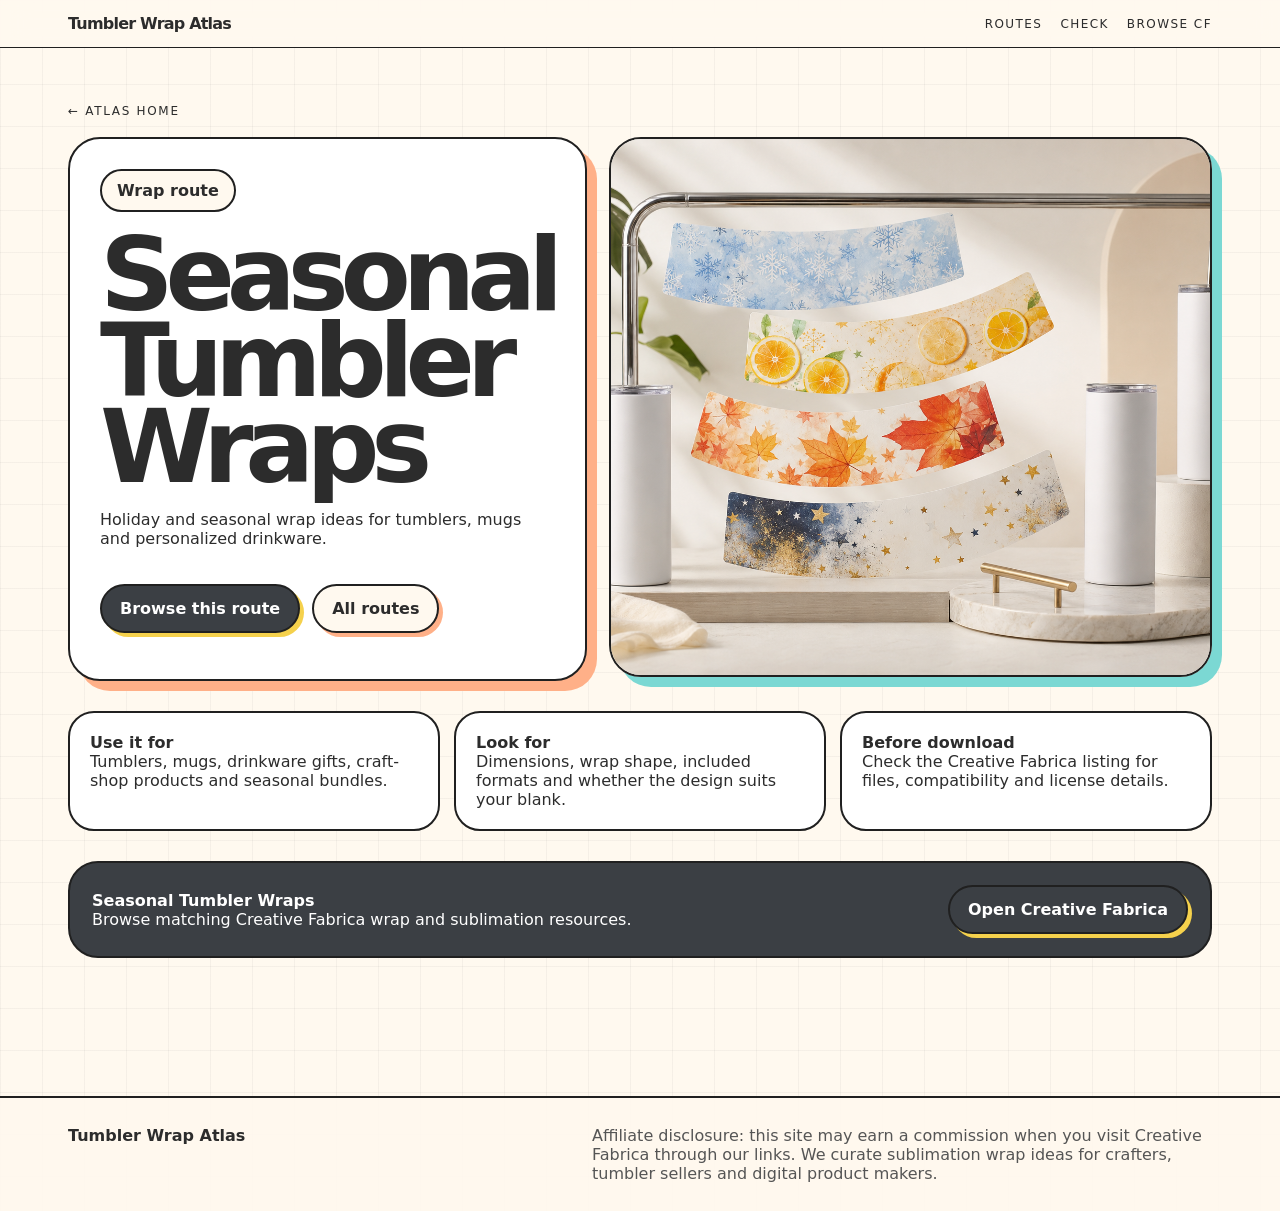
<file: seasonal-tumbler-wraps/index.html>
<!doctype html><html lang="en"><head><meta charset="utf-8"><meta name="viewport" content="width=device-width, initial-scale=1"><title>Seasonal Tumbler Wraps | Tumbler Wrap Atlas</title><meta name="description" content="Seasonal Tumbler Wraps -- curated printable ideas, selection tips, and Creative Fabrica inspiration links for makers."><link rel="canonical" href="https://olegmat74.github.io/tumbler-wrap-atlas/seasonal-tumbler-wraps/"><link rel="stylesheet" href="../assets/style.css"></head><body><header class="top"><div class="bar"><a class="brand" href="./">Tumbler Wrap Atlas</a><nav class="nav"><a href="./#routes">Routes</a><a href="./#specs">Check</a><a href="https://www.creativefabrica.com/search/ref/11046077/?query=sublimation%20tumbler%20wraps" rel="sponsored nofollow noopener" target="_blank">Browse CF</a></nav></div></header><main class="page"><a class="crumb" href="../">← Atlas home</a><section class="pageHero"><div class="panel"><span class="badge" style="position:static;display:inline-flex">Wrap route</span><h1>Seasonal Tumbler Wraps</h1><p>Holiday and seasonal wrap ideas for tumblers, mugs and personalized drinkware.</p><div class="cta" style="padding:20px 0 0"><a class="btn" href="https://www.creativefabrica.com/search/ref/11046077/?query=seasonal%20tumbler%20wraps" rel="sponsored nofollow noopener" target="_blank">Browse this route</a><a class="btn alt" href="../#routes">All routes</a></div></div><a class="image-link" href="https://www.creativefabrica.com/search/ref/11046077/?query=sublimation%20tumbler%20wraps"><img src="../assets/images/seasonal_tumbler-wrap-atlas.png" alt="Seasonal Tumbler Wraps display"></a></section><section class="checks"><div class="check"><b>Use it for</b><br>Tumblers, mugs, drinkware gifts, craft-shop products and seasonal bundles.</div><div class="check"><b>Look for</b><br>Dimensions, wrap shape, included formats and whether the design suits your blank.</div><div class="check"><b>Before download</b><br>Check the Creative Fabrica listing for files, compatibility and license details.</div></section><section class="shop"><div><b>Seasonal Tumbler Wraps</b><br>Browse matching Creative Fabrica wrap and sublimation resources.</div><a class="btn" href="https://www.creativefabrica.com/search/ref/11046077/?query=seasonal%20tumbler%20wraps" rel="sponsored nofollow noopener" target="_blank">Open Creative Fabrica</a></section>
</main><footer><div class="foot"><b>Tumbler Wrap Atlas</b><div class="disc">Affiliate disclosure: this site may earn a commission when you visit Creative Fabrica through our links. We curate sublimation wrap ideas for crafters, tumbler sellers and digital product makers.</div></div></footer></body></html>
</file>
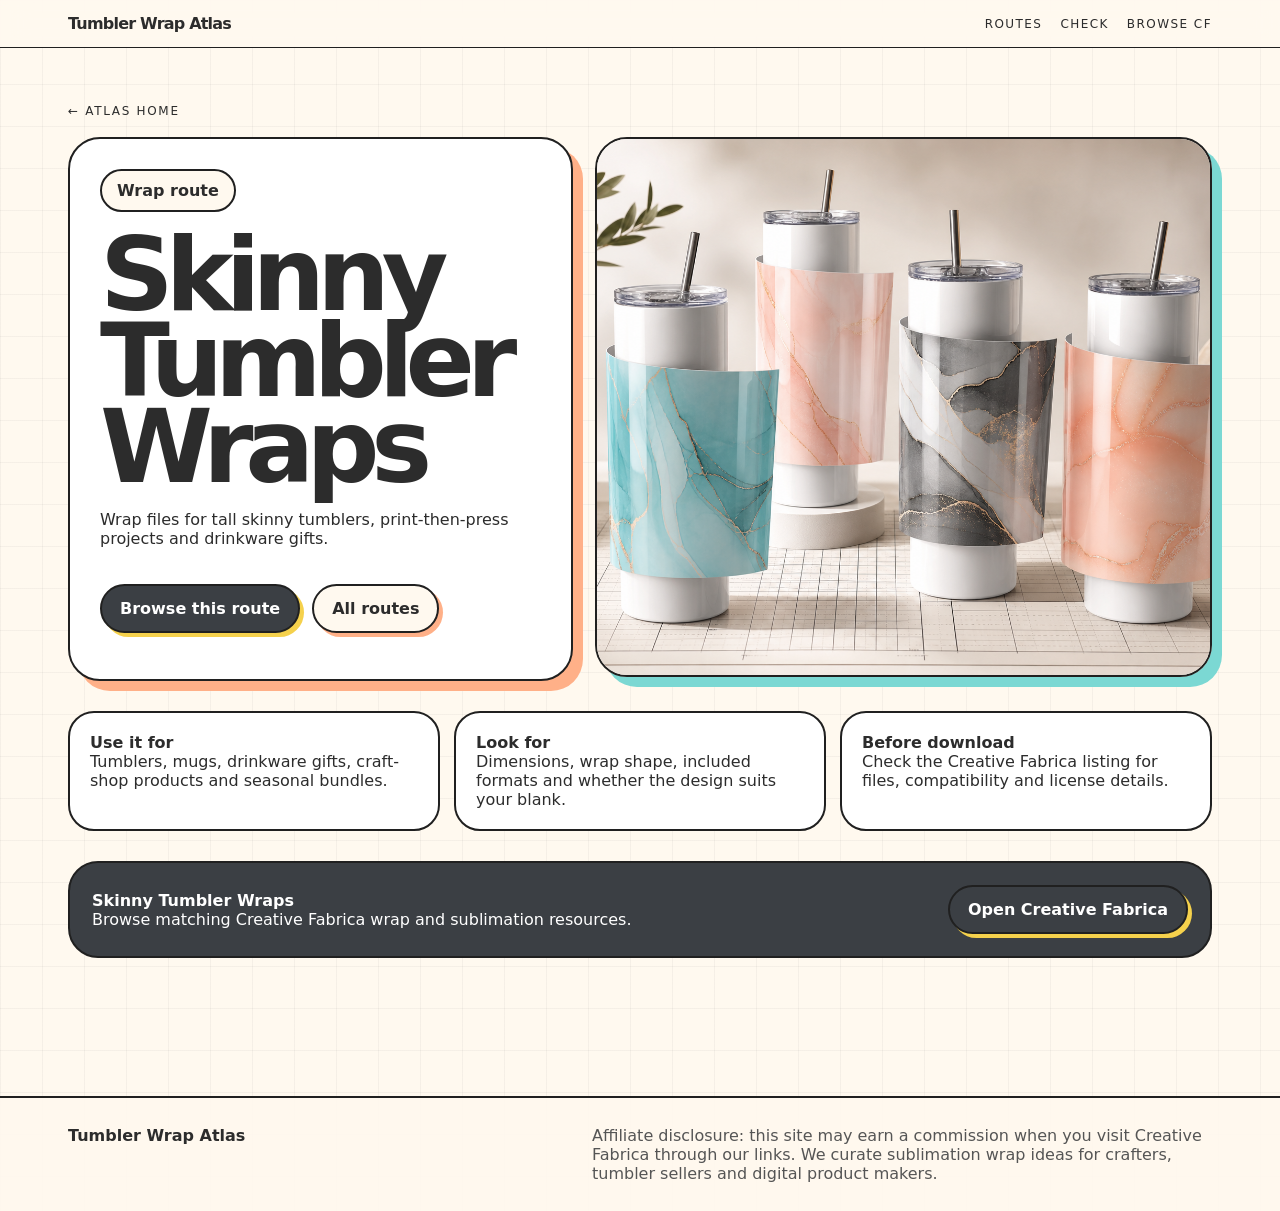
<file: skinny-tumbler-wraps/index.html>
<!doctype html><html lang="en"><head><meta charset="utf-8"><meta name="viewport" content="width=device-width, initial-scale=1"><title>Skinny Tumbler Wraps | Tumbler Wrap Atlas</title><meta name="description" content="Skinny Tumbler Wraps -- curated printable ideas, selection tips, and Creative Fabrica inspiration links for makers."><link rel="canonical" href="https://olegmat74.github.io/tumbler-wrap-atlas/skinny-tumbler-wraps/"><link rel="stylesheet" href="../assets/style.css"></head><body><header class="top"><div class="bar"><a class="brand" href="./">Tumbler Wrap Atlas</a><nav class="nav"><a href="./#routes">Routes</a><a href="./#specs">Check</a><a href="https://www.creativefabrica.com/search/ref/11046077/?query=sublimation%20tumbler%20wraps" rel="sponsored nofollow noopener" target="_blank">Browse CF</a></nav></div></header><main class="page"><a class="crumb" href="../">← Atlas home</a><section class="pageHero"><div class="panel"><span class="badge" style="position:static;display:inline-flex">Wrap route</span><h1>Skinny Tumbler Wraps</h1><p>Wrap files for tall skinny tumblers, print-then-press projects and drinkware gifts.</p><div class="cta" style="padding:20px 0 0"><a class="btn" href="https://www.creativefabrica.com/search/ref/11046077/?query=skinny%20tumbler%20wrap%20sublimation" rel="sponsored nofollow noopener" target="_blank">Browse this route</a><a class="btn alt" href="../#routes">All routes</a></div></div><a class="image-link" href="https://www.creativefabrica.com/search/ref/11046077/?query=sublimation%20tumbler%20wraps"><img src="../assets/images/skinny_tumbler-wrap-atlas.png" alt="Skinny Tumbler Wraps display"></a></section><section class="checks"><div class="check"><b>Use it for</b><br>Tumblers, mugs, drinkware gifts, craft-shop products and seasonal bundles.</div><div class="check"><b>Look for</b><br>Dimensions, wrap shape, included formats and whether the design suits your blank.</div><div class="check"><b>Before download</b><br>Check the Creative Fabrica listing for files, compatibility and license details.</div></section><section class="shop"><div><b>Skinny Tumbler Wraps</b><br>Browse matching Creative Fabrica wrap and sublimation resources.</div><a class="btn" href="https://www.creativefabrica.com/search/ref/11046077/?query=skinny%20tumbler%20wrap%20sublimation" rel="sponsored nofollow noopener" target="_blank">Open Creative Fabrica</a></section>
</main><footer><div class="foot"><b>Tumbler Wrap Atlas</b><div class="disc">Affiliate disclosure: this site may earn a commission when you visit Creative Fabrica through our links. We curate sublimation wrap ideas for crafters, tumbler sellers and digital product makers.</div></div></footer></body></html>
</file>
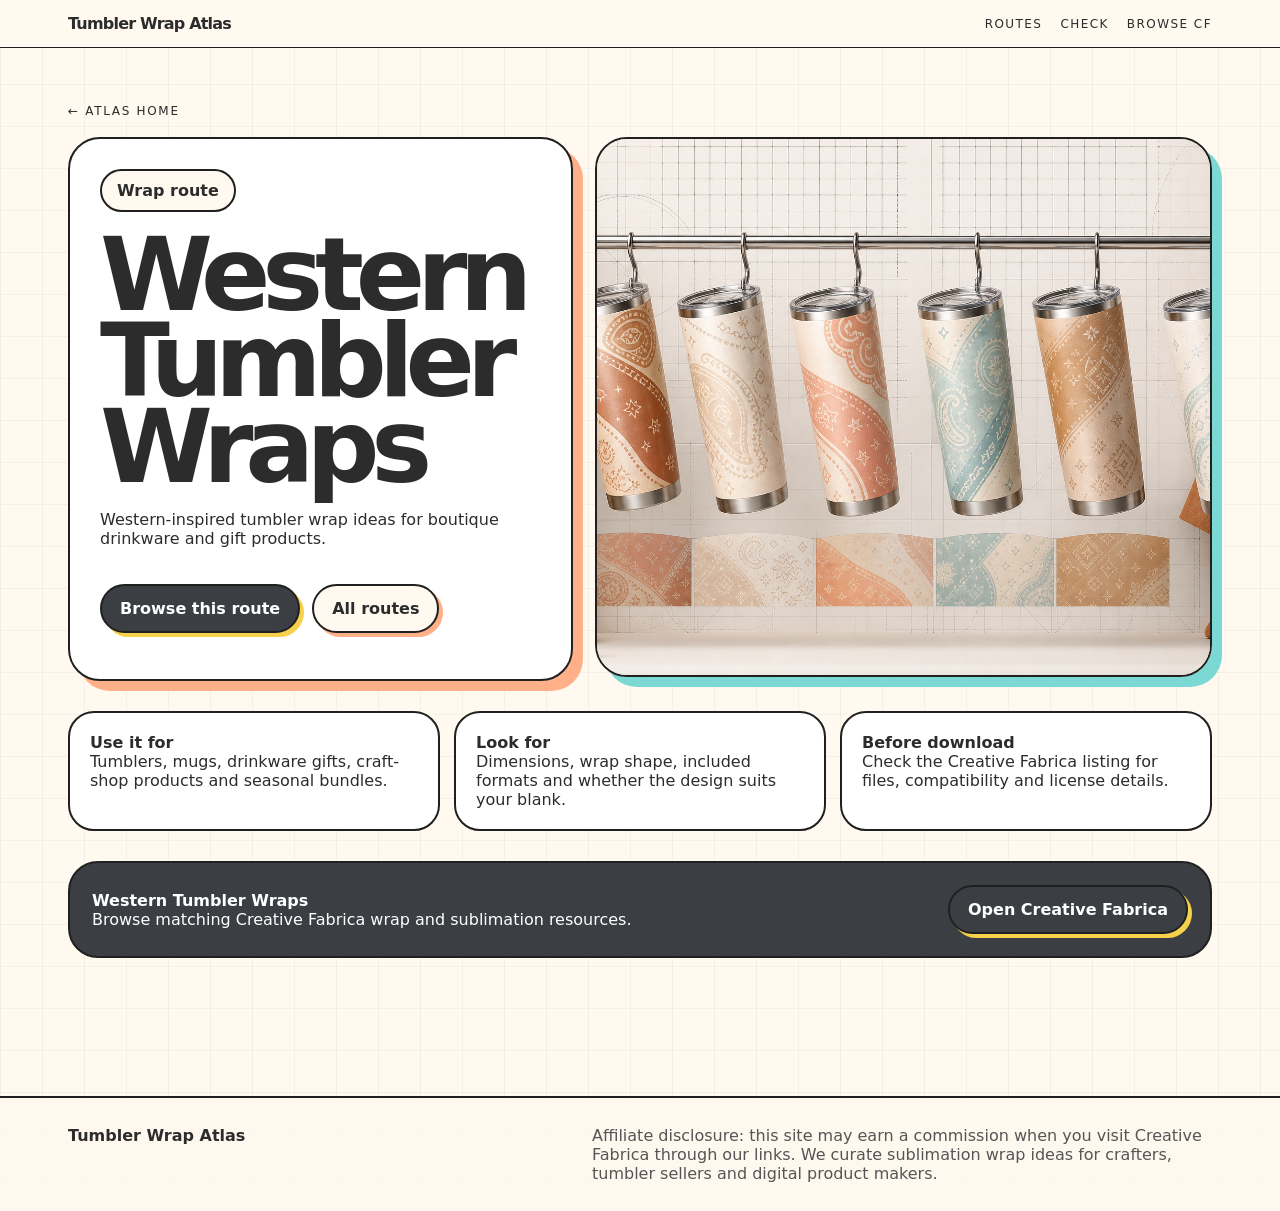
<file: western-tumbler-wraps/index.html>
<!doctype html><html lang="en"><head><meta charset="utf-8"><meta name="viewport" content="width=device-width, initial-scale=1"><title>Western Tumbler Wraps | Tumbler Wrap Atlas</title><meta name="description" content="Western Tumbler Wraps -- curated printable ideas, selection tips, and Creative Fabrica inspiration links for makers."><link rel="canonical" href="https://olegmat74.github.io/tumbler-wrap-atlas/western-tumbler-wraps/"><link rel="stylesheet" href="../assets/style.css"></head><body><header class="top"><div class="bar"><a class="brand" href="./">Tumbler Wrap Atlas</a><nav class="nav"><a href="./#routes">Routes</a><a href="./#specs">Check</a><a href="https://www.creativefabrica.com/search/ref/11046077/?query=sublimation%20tumbler%20wraps" rel="sponsored nofollow noopener" target="_blank">Browse CF</a></nav></div></header><main class="page"><a class="crumb" href="../">← Atlas home</a><section class="pageHero"><div class="panel"><span class="badge" style="position:static;display:inline-flex">Wrap route</span><h1>Western Tumbler Wraps</h1><p>Western-inspired tumbler wrap ideas for boutique drinkware and gift products.</p><div class="cta" style="padding:20px 0 0"><a class="btn" href="https://www.creativefabrica.com/search/ref/11046077/?query=western%20tumbler%20wraps" rel="sponsored nofollow noopener" target="_blank">Browse this route</a><a class="btn alt" href="../#routes">All routes</a></div></div><a class="image-link" href="https://www.creativefabrica.com/search/ref/11046077/?query=sublimation%20tumbler%20wraps"><img src="../assets/images/western_tumbler-wrap-atlas.png" alt="Western Tumbler Wraps display"></a></section><section class="checks"><div class="check"><b>Use it for</b><br>Tumblers, mugs, drinkware gifts, craft-shop products and seasonal bundles.</div><div class="check"><b>Look for</b><br>Dimensions, wrap shape, included formats and whether the design suits your blank.</div><div class="check"><b>Before download</b><br>Check the Creative Fabrica listing for files, compatibility and license details.</div></section><section class="shop"><div><b>Western Tumbler Wraps</b><br>Browse matching Creative Fabrica wrap and sublimation resources.</div><a class="btn" href="https://www.creativefabrica.com/search/ref/11046077/?query=western%20tumbler%20wraps" rel="sponsored nofollow noopener" target="_blank">Open Creative Fabrica</a></section>
</main><footer><div class="foot"><b>Tumbler Wrap Atlas</b><div class="disc">Affiliate disclosure: this site may earn a commission when you visit Creative Fabrica through our links. We curate sublimation wrap ideas for crafters, tumbler sellers and digital product makers.</div></div></footer></body></html>
</file>
<file: assets/style.css>
:root{--paper:#fff9ef;--ink:#2c2c2c;--graph:#3b3f44;--peach:#ffb088;--aqua:#7bd8d3;--citrus:#f5d14c;--line:#202020}*{box-sizing:border-box}body{margin:0;background:var(--paper);color:var(--ink);font-family:Inter,ui-sans-serif,system-ui,-apple-system,Segoe UI,sans-serif;background-image:linear-gradient(rgba(32,32,32,.045) 1px,transparent 1px),linear-gradient(90deg,rgba(32,32,32,.045) 1px,transparent 1px);background-size:42px 42px}a{color:inherit}.top{position:sticky;top:0;z-index:5;background:rgba(255,249,239,.88);backdrop-filter:blur(14px);border-bottom:1.5px solid var(--line)}.bar{max-width:1180px;margin:auto;padding:14px 18px;display:flex;justify-content:space-between;align-items:center}.brand{font-weight:900;letter-spacing:-.05em;text-decoration:none}.nav{display:flex;gap:18px;text-transform:uppercase;font-size:12px;letter-spacing:.12em}.nav a{text-decoration:none}.wrap{max-width:1180px;margin:auto;padding:0 18px}.hero{padding:44px 18px 20px}.atlas{max-width:1180px;margin:auto;border:2px solid var(--line);border-radius:34px;background:#fff;box-shadow:12px 12px 0 var(--aqua);overflow:hidden}.heroImg{height:420px;position:relative}.heroImg img{width:100%;height:100%;object-fit:cover;display:block}.badge{position:absolute;left:24px;bottom:24px;background:var(--paper);border:2px solid var(--line);border-radius:999px;padding:10px 15px;font-weight:900}.heroText{display:grid;grid-template-columns:1.15fr .85fr;border-top:2px solid var(--line)}.heroText h1{font-size:clamp(54px,10vw,128px);line-height:.82;letter-spacing:-.09em;margin:0;padding:30px}.heroText p{font-size:19px;line-height:1.4;margin:0;padding:34px;border-left:2px solid var(--line);display:flex;align-items:center}.cta{display:flex;gap:12px;flex-wrap:wrap;padding:0 30px 30px}.btn{border:2px solid var(--line);border-radius:999px;background:var(--graph);color:white;text-decoration:none;padding:13px 18px;font-weight:900;box-shadow:4px 4px 0 var(--citrus)}.btn.alt{background:var(--paper);color:var(--ink);box-shadow:4px 4px 0 var(--peach)}.routebar{max-width:1180px;margin:34px auto;padding:0 18px;display:grid;grid-template-columns:repeat(6,1fr);gap:8px}.routebar a{text-align:center;text-decoration:none;border:2px solid var(--line);border-radius:999px;background:#fff;padding:13px 10px;font-weight:900}.routebar a:nth-child(2n){background:#fff0e8}.routebar a:nth-child(3n){background:#eafffd}.spool{max-width:1180px;margin:52px auto;padding:0 18px}.spoolHead{display:flex;justify-content:space-between;align-items:end;margin-bottom:18px}.spoolHead h2{font-size:clamp(40px,7vw,86px);line-height:.86;letter-spacing:-.08em;margin:0}.spoolHead p{max-width:350px;line-height:1.45}.strips{display:grid;gap:18px}.strip{display:grid;grid-template-columns:1fr 1.05fr;min-height:280px;border:2px solid var(--line);border-radius:32px;overflow:hidden;background:white;text-decoration:none}.strip:nth-child(even){grid-template-columns:1.05fr 1fr}.strip:nth-child(even) .visual{order:2}.visual{min-height:280px}.visual img{width:100%;height:100%;object-fit:cover;display:block}.copy{padding:26px;display:flex;flex-direction:column;justify-content:space-between}.copy h3{font-size:clamp(34px,5vw,68px);line-height:.86;letter-spacing:-.07em;margin:0}.copy p{font-size:17px;line-height:1.4}.stamp{align-self:flex-start;background:var(--citrus);border:2px solid var(--line);border-radius:999px;padding:10px 14px;font-weight:900}.specs{max-width:1180px;margin:56px auto;padding:0 18px;display:grid;grid-template-columns:1fr 1fr 1fr;gap:14px}.spec{border:2px solid var(--line);border-radius:28px;background:#fff;padding:24px;min-height:190px}.spec:nth-child(2){background:#eafffd}.spec:nth-child(3){background:#fff0e8}.spec b{font-size:30px;display:block;margin-bottom:10px;letter-spacing:-.05em}.page{max-width:1180px;margin:auto;padding:52px 18px}.crumb{text-decoration:none;text-transform:uppercase;letter-spacing:.14em;font-size:12px}.pageHero{display:grid;grid-template-columns:.9fr 1.1fr;gap:22px;align-items:stretch;margin-top:18px}.pageHero .panel{border:2px solid var(--line);border-radius:32px;background:white;padding:30px;box-shadow:10px 10px 0 var(--peach)}.pageHero h1{font-size:clamp(48px,8vw,106px);line-height:.84;letter-spacing:-.08em;margin:20px 0}.pageHero img{width:100%;height:540px;object-fit:cover;border:2px solid var(--line);border-radius:32px;box-shadow:10px 10px 0 var(--aqua)}.checks{display:grid;grid-template-columns:repeat(3,1fr);gap:14px;margin-top:30px}.check{background:#fff;border:2px solid var(--line);border-radius:26px;padding:20px}.shop{margin:30px 0;border:2px solid var(--line);border-radius:30px;background:var(--graph);color:#fff;padding:22px;display:flex;justify-content:space-between;align-items:center;gap:20px}footer{border-top:2px solid var(--line);margin-top:56px;background:rgba(255,249,239,.9)}.foot{max-width:1180px;margin:auto;padding:28px 18px;display:flex;justify-content:space-between;gap:24px}.disc{max-width:620px;color:#555}@media(max-width:900px){.heroText,.strip,.strip:nth-child(even),.pageHero,.specs{grid-template-columns:1fr}.heroText p{border-left:0;border-top:2px solid var(--line)}.routebar{grid-template-columns:1fr 1fr}.strip:nth-child(even) .visual{order:0}.spoolHead{display:block}.checks{grid-template-columns:1fr}.shop{display:block}.foot{display:block}.nav{display:none}.heroImg{height:300px}.pageHero img{height:auto}}@media(max-width:480px){.atlas,.strip,.spec,.pageHero .panel,.pageHero img,.shop{border-radius:22px}.heroText h1{font-size:58px;padding:24px}.heroText p{padding:24px}.cta{padding:0 24px 24px}.btn{width:100%;justify-content:center;text-align:center}.routebar{grid-template-columns:1fr}.copy h3{font-size:38px}.hero{padding-top:28px}}

/* Mobile QA fix 2026-07-11: make inner-page CTA panels fully readable on phones. */
@media(max-width:600px){
  .spoolHead h2{font-size:42px;line-height:.95;letter-spacing:-.065em;}
  .spoolHead p{font-size:17px;line-height:1.4;}
  .page{padding:42px 18px;}
  .pageHero{gap:18px;}
  .pageHero .panel{padding:28px 30px 30px;box-shadow:9px 9px 0 var(--peach);}
  .pageHero h1{font-size:clamp(42px,14vw,58px);line-height:.93;letter-spacing:-.07em;word-break:normal;overflow-wrap:normal;}
  .pageHero .panel p{font-size:18px;line-height:1.34;}
  .shop{display:flex;flex-direction:column;align-items:stretch;gap:18px;padding:24px;border-radius:26px;min-height:auto;overflow:visible;}
  .shop div{font-size:17px;line-height:1.34;}
  .shop .btn{display:block;width:100%;text-align:center;margin:0;white-space:normal;line-height:1.2;padding:15px 16px;}
  .checks{gap:16px;}
  .check{padding:22px;font-size:17px;line-height:1.3;}
}
@media(max-width:380px){
  .heroText h1{font-size:52px;line-height:.86;}
  .copy{padding:24px;}
  .copy h3{font-size:35px;line-height:.92;}
  .pageHero h1{font-size:44px;}
  .pageHero .panel{padding:26px 28px 30px;}
}


/* Mobile tap-target fix 2026-07-11: make logo/back links easy to tap. */
@media(max-width:600px){
  .bar{min-height:52px;padding:8px 18px;}
  .brand{display:inline-flex;align-items:center;min-height:44px;}
  .crumb{display:inline-flex;align-items:center;min-height:44px;padding:0 4px;margin-bottom:8px;}
}

/* Full portfolio audit hardening 2026-07-14 */
html,body{max-width:100%;}img,svg,video,canvas{max-width:100%;height:auto}.hero,.grid,.section,.cards,.card,.panel,.wrap,.container,main,header,footer{max-width:100%;box-sizing:border-box}pre,code{white-space:pre-wrap;word-break:break-word}@media(max-width:900px){body{overflow-x:clip}.hero,.split,.feature,.grid,.cards,.columns{grid-template-columns:1fr!important}.section,main,header,footer{padding-left:min(6vw,22px)!important;padding-right:min(6vw,22px)!important}.card,.panel,.tile,.feature,.hero{min-width:0!important}h1,h2,h3,p,a,span{overflow-wrap:anywhere}.nav,.nav-inner{max-width:100%;flex-wrap:wrap!important}}
</file>
